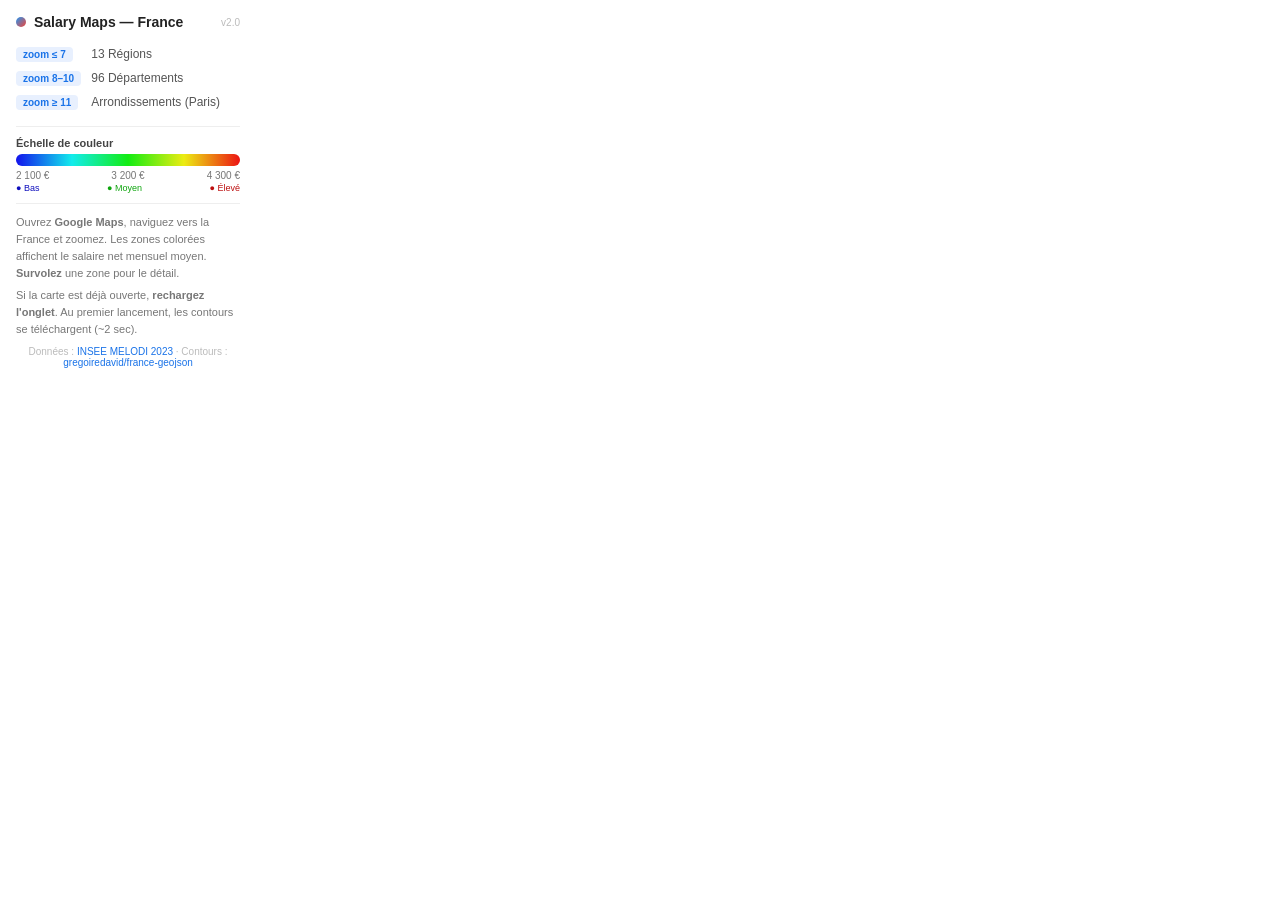
<file: popup.html>
<!DOCTYPE html>
<html lang="fr">
<head>
  <meta charset="UTF-8">
  <style>
    * { box-sizing: border-box; margin: 0; padding: 0; }
    body {
      font-family: Roboto, Arial, sans-serif;
      font-size: 13px;
      width: 256px;
      padding: 14px 16px 16px;
      color: #333;
      background: #fff;
    }

    .header {
      display: flex;
      align-items: center;
      gap: 8px;
      margin-bottom: 12px;
    }
    .dot {
      width: 10px; height: 10px; border-radius: 50%;
      background: linear-gradient(135deg, #2196f3, #f44336);
      flex-shrink: 0;
    }
    h3 { font-size: 14px; font-weight: 700; color: #222; }
    .version { font-size: 10px; color: #bbb; margin-left: auto; }

    .zoom-table { width: 100%; border-collapse: collapse; margin-bottom: 12px; }
    .zoom-table td { padding: 4px 0; }
    .badge {
      display: inline-block;
      background: #e8f0fe;
      color: #1a73e8;
      border-radius: 4px;
      padding: 2px 7px;
      font-size: 10px;
      font-weight: 700;
      white-space: nowrap;
    }
    .zlabel { color: #555; padding-left: 8px; font-size: 12px; }

    .divider { border: none; border-top: 1px solid #eee; margin: 10px 0; }

    .legend-title { font-weight: 700; font-size: 11px; color: #444; margin-bottom: 5px; }
    .grad {
      height: 12px;
      border-radius: 6px;
      background: linear-gradient(to right,
        hsl(240,85%,50%),
        hsl(180,85%,50%),
        hsl(120,85%,50%),
        hsl(60,85%,50%),
        hsl(0,85%,50%)
      );
      margin-bottom: 4px;
    }
    .scale {
      display: flex;
      justify-content: space-between;
      font-size: 10px;
      color: #777;
    }
    .scale-label {
      display: flex;
      justify-content: space-between;
      font-size: 9px;
      color: #bbb;
      margin-top: 2px;
    }

    .note { color: #777; font-size: 11px; line-height: 1.55; margin-bottom: 4px; }
    .source { font-size: 10px; color: #bbb; margin-top: 8px; text-align: center; }

    a { color: #1a73e8; text-decoration: none; }
    a:hover { text-decoration: underline; }
  </style>
</head>
<body>
  <div class="header">
    <div class="dot"></div>
    <h3>Salary Maps — France</h3>
    <span class="version">v2.0</span>
  </div>

  <table class="zoom-table">
    <tr>
      <td><span class="badge">zoom ≤ 7</span></td>
      <td class="zlabel">13 Régions</td>
    </tr>
    <tr>
      <td><span class="badge">zoom 8–10</span></td>
      <td class="zlabel">96 Départements</td>
    </tr>
    <tr>
      <td><span class="badge">zoom ≥ 11</span></td>
      <td class="zlabel">Arrondissements (Paris)</td>
    </tr>
  </table>

  <hr class="divider">

  <div class="legend-title">Échelle de couleur</div>
  <div class="grad"></div>
  <div class="scale">
    <span>2 100 €</span>
    <span>3 200 €</span>
    <span>4 300 €</span>
  </div>
  <div class="scale-label">
    <span style="color:hsl(240,85%,40%)">● Bas</span>
    <span style="color:hsl(120,85%,35%)">● Moyen</span>
    <span style="color:hsl(0,85%,40%)">● Élevé</span>
  </div>

  <hr class="divider">

  <p class="note">
    Ouvrez <strong>Google Maps</strong>, naviguez vers la France et zoomez.
    Les zones colorées affichent le salaire net mensuel moyen.
    <strong>Survolez</strong> une zone pour le détail.
  </p>
  <p class="note" style="margin-top:5px">
    Si la carte est déjà ouverte, <strong>rechargez l'onglet</strong>.
    Au premier lancement, les contours se téléchargent (~2 sec).
  </p>

  <div class="source">
    Données&nbsp;: <a href="https://www.insee.fr/fr/statistiques/2021266" target="_blank">INSEE MELODI 2023</a>
    · Contours&nbsp;: <a href="https://github.com/gregoiredavid/france-geojson" target="_blank">gregoiredavid/france-geojson</a>
  </div>
</body>
</html>
</file>
